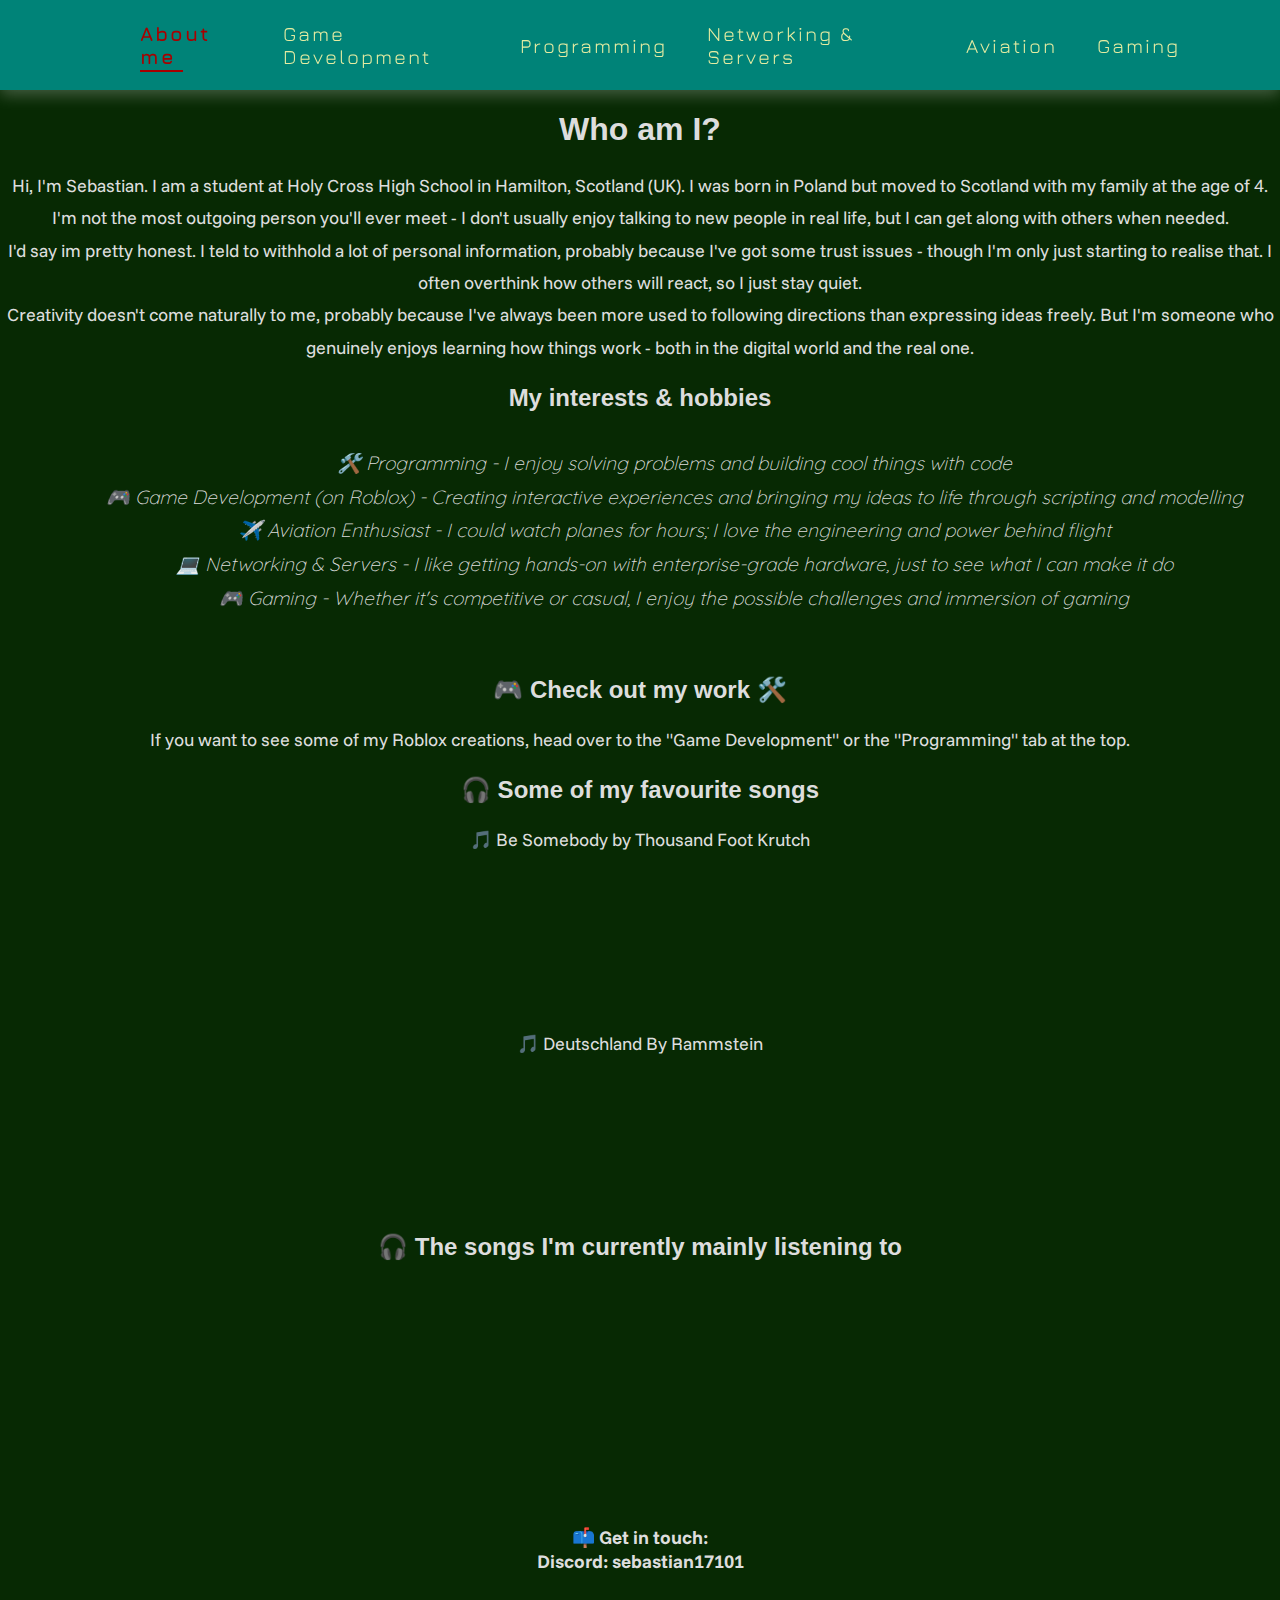
<file: index.html>
<html lang="en">
<head>
    <title>About me</title>
    <link href="https://fonts.googleapis.com/css2?family=Funnel+Sans:ital,wght@0,300..800;1,300..800&display=swap" rel="stylesheet">
    <link href="https://fonts.googleapis.com/css2?family=Quicksand:wght@300..700&display=swap" rel="stylesheet">
    <link href="https://fonts.googleapis.com/css2?family=Jura:wght@300..700&display=swap" rel="stylesheet">
    <link rel="stylesheet" href="Style.css">
</head>
<body>

    <div class="header">

        <ul id="navbar">
            <li><a class="active" href="index.html">About me</a></li>
            <li><a href="gameDevelopment.html">Game Development</a></li>
            <li><a href="programming.html">Programming</a></li>
            <li><a href="networkingServers.html">Networking & Servers</a></li>
            <li><a href="aviation.html">Aviation</a></li>
            <li><a href="gaming.html">Gaming</a></li>
        </ul>

    </div>

    <div class="MainContent">

        <h1>Who am I?</h1>

          <p>
            Hi, I'm Sebastian. I am a student at Holy Cross High School in Hamilton, Scotland (UK). I was born in Poland but moved to Scotland with my family at the age of 4.<br>
              I'm not the most outgoing person you'll ever meet - I don't usually enjoy talking to new people in real life, but I can get along with others when needed.<br>
              I'd say im pretty honest. I teld to withhold a lot of personal information, probably because I've got some trust issues - though I'm only just starting to realise that. I often overthink how others will react, so I just stay quiet. <br>
              Creativity doesn't come naturally to me, probably because I've always been more used to following directions than expressing ideas freely. But I'm someone who genuinely enjoys learning how things work - both in the digital world and the real one.
           </p>

            <h2>My interests & hobbies</h2>

          <ul class="MyInterestsList">
            <li>🛠️ Programming - I enjoy solving problems and building cool things with code</li>
            <li>🎮 Game Development (on Roblox) - Creating interactive experiences and bringing my ideas to life through scripting and modelling</li>
            <li>✈️ Aviation Enthusiast - I could watch planes for hours; I love the engineering and power behind flight</li>
            <li>💻 Networking & Servers - I like getting hands-on with enterprise-grade hardware, just to see what I can make it do</li>
            <li>🎮 Gaming - Whether it's competitive or casual, I enjoy the possible challenges and immersion of gaming</li>
          </ul>
        
           <br>
           <br>

           <h2>🎮 Check out my work 🛠️</h2>
            <p>If you want to see some of my Roblox creations, head over to the "Game Development" or the "Programming" tab at the top.</p>

            <h2>🎧 Some of my favourite songs</h2>

           <p>🎵 Be Somebody by Thousand Foot Krutch</p>
           <iframe data-testid="embed-iframe" style="border-radius:12px" src="https://open.spotify.com/embed/track/33MnSYLvtOrbj5zwfioEiH?utm_source=generator&theme=0" width="50%" height="15%" frameBorder="0" allowfullscreen="" allow="autoplay; clipboard-write; encrypted-media; fullscreen; picture-in-picture" loading="lazy"></iframe>

           <p>🎵 Deutschland By Rammstein </p>
            <iframe data-testid="embed-iframe" style="border-radius:12px" src="https://open.spotify.com/embed/track/2bPGTMB5sFfFYQ2YvSmup0?utm_source=generator&theme=0" width="50%" height="15%" frameBorder="0" allowfullscreen="" allow="autoplay; clipboard-write; encrypted-media; fullscreen; picture-in-picture" loading="lazy"></iframe>

           <h2>🎧 The songs I'm currently mainly listening to</h2>
            <iframe data-testid="embed-iframe" style="border-radius:12px" src="https://open.spotify.com/embed/playlist/0Gb1fAqwCHgHfnodjK4FBB?utm_source=generator&theme=0" width="50%" height="25%" frameBorder="0" allowfullscreen="" allow="autoplay; clipboard-write; encrypted-media; fullscreen; picture-in-picture" loading="lazy"></iframe>
        
          <h3>📫 Get in touch: <br>
            Discord: sebastian17101</h3>

          <br>
          <br>

    </div>

</body>
</html>
</file>
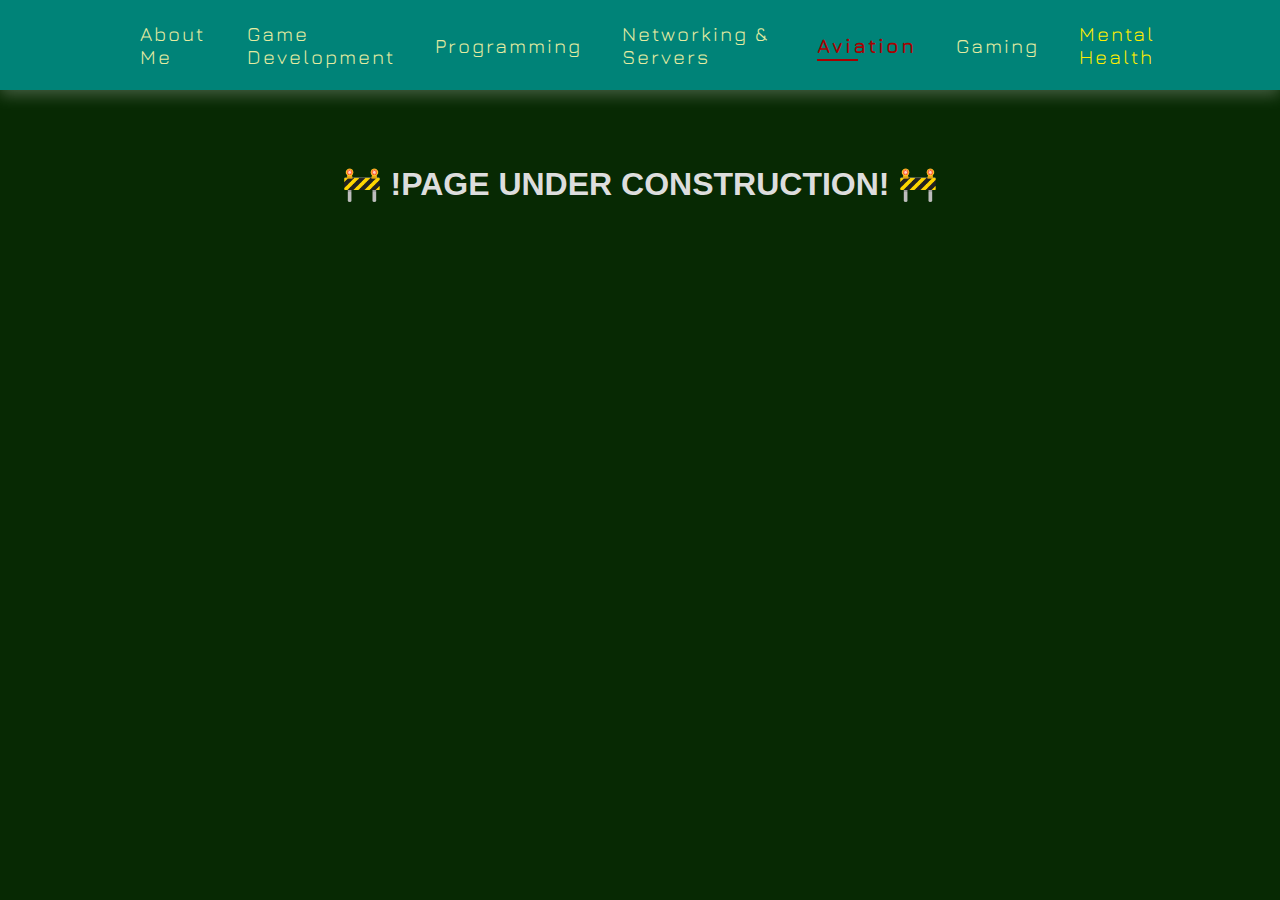
<file: aviation.html>
<html lang="en">
<head>
    <title>Aviation</title>
    <link href="https://fonts.googleapis.com/css2?family=Funnel+Sans:ital,wght@0,300..800;1,300..800&display=swap" rel="stylesheet">
    <link href="https://fonts.googleapis.com/css2?family=Quicksand:wght@300..700&display=swap" rel="stylesheet">
    <link href="https://fonts.googleapis.com/css2?family=Jura:wght@300..700&display=swap" rel="stylesheet">
    <link rel="stylesheet" href="Style.css">
</head>
<body id="body">

    <div class="header">

        <ul id="navbar">
            <li><a href="index.html">About Me</a></li>
            <li><a href="gameDevelopment.html">Game Development</a></li>
            <li><a href="programming.html">Programming</a></li>
            <li><a href="networkingServers.html">Networking & Servers</a></li>
            <li><a class="active" href="aviation.html">Aviation</a></li>
            <li><a href="gaming.html">Gaming</a></li>
            <li><a class="MH" href="MentalHealth.html">Mental Health</a></li>
        </ul>
    
        </div>

    <br>

    <div>

        <br>
        <br>

        <h1>🚧 !PAGE UNDER CONSTRUCTION! 🚧</h1>

    </div>

</body>
</html>
</file>
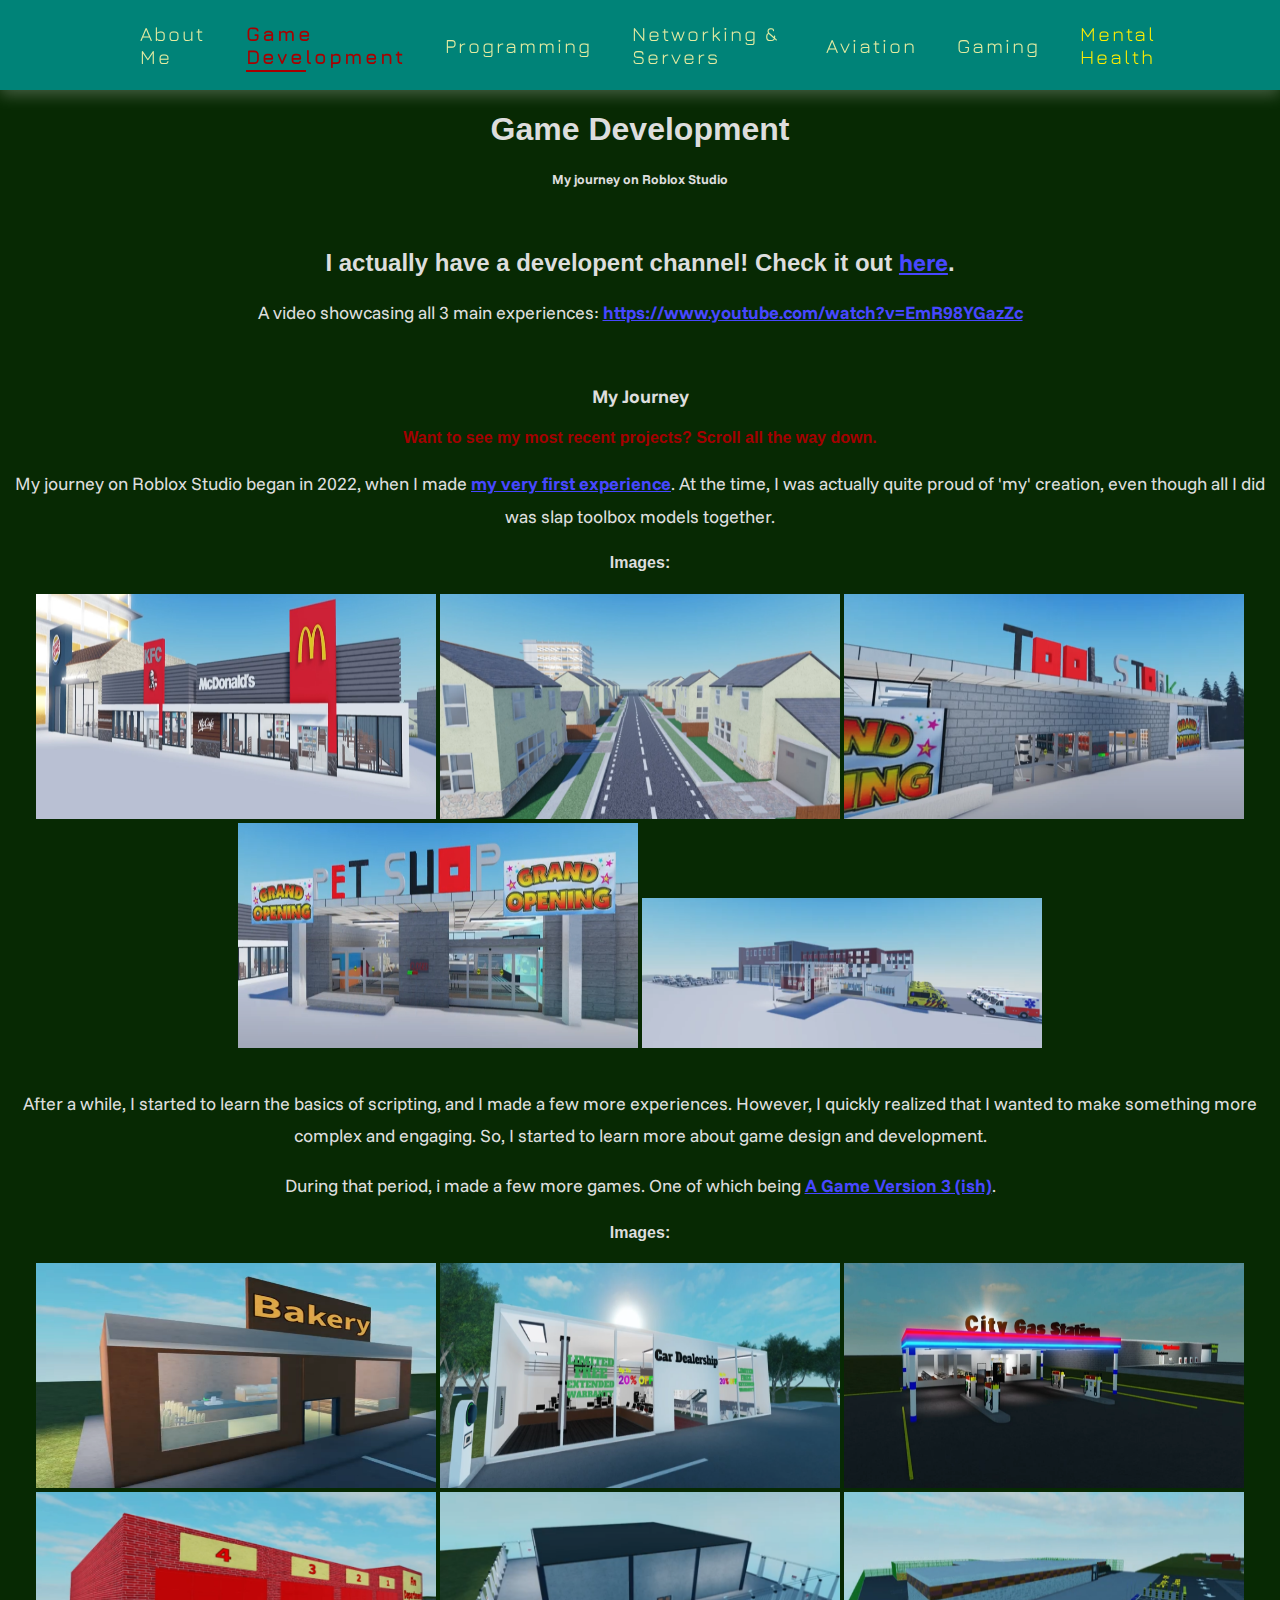
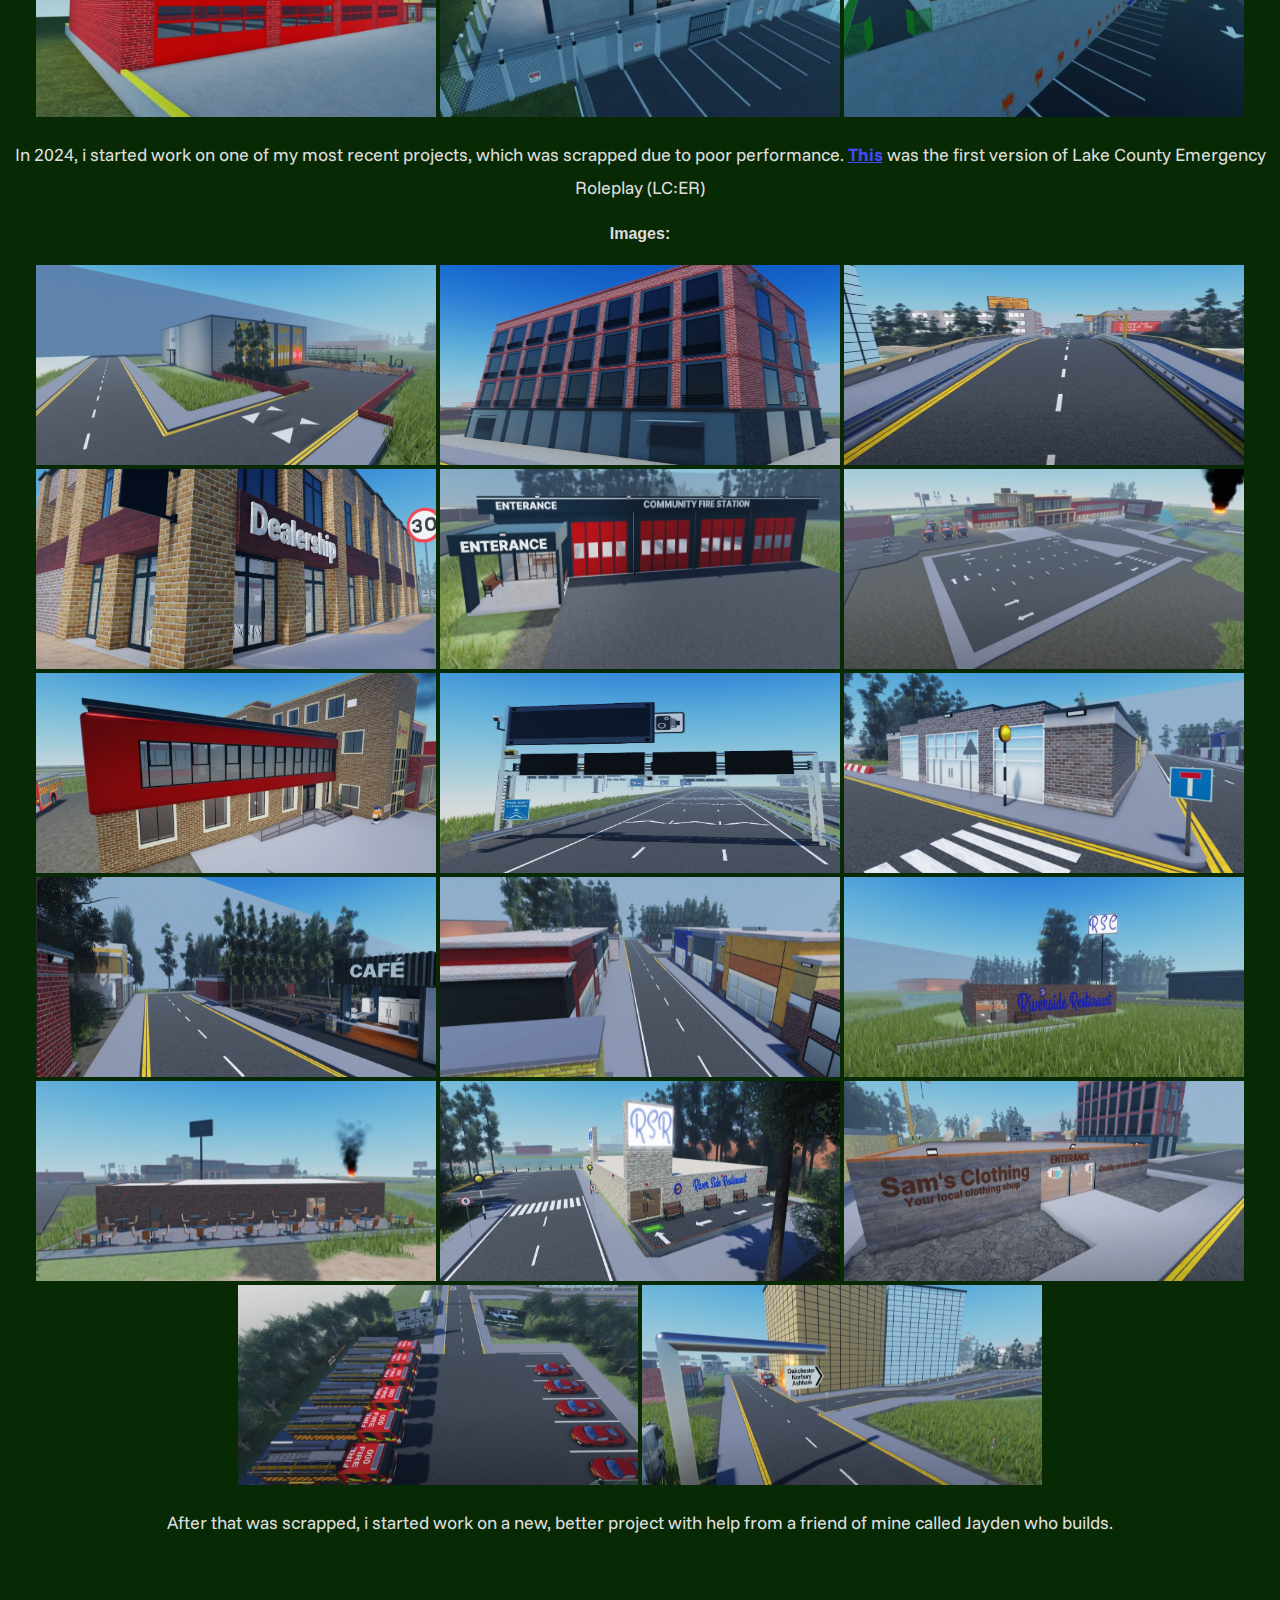
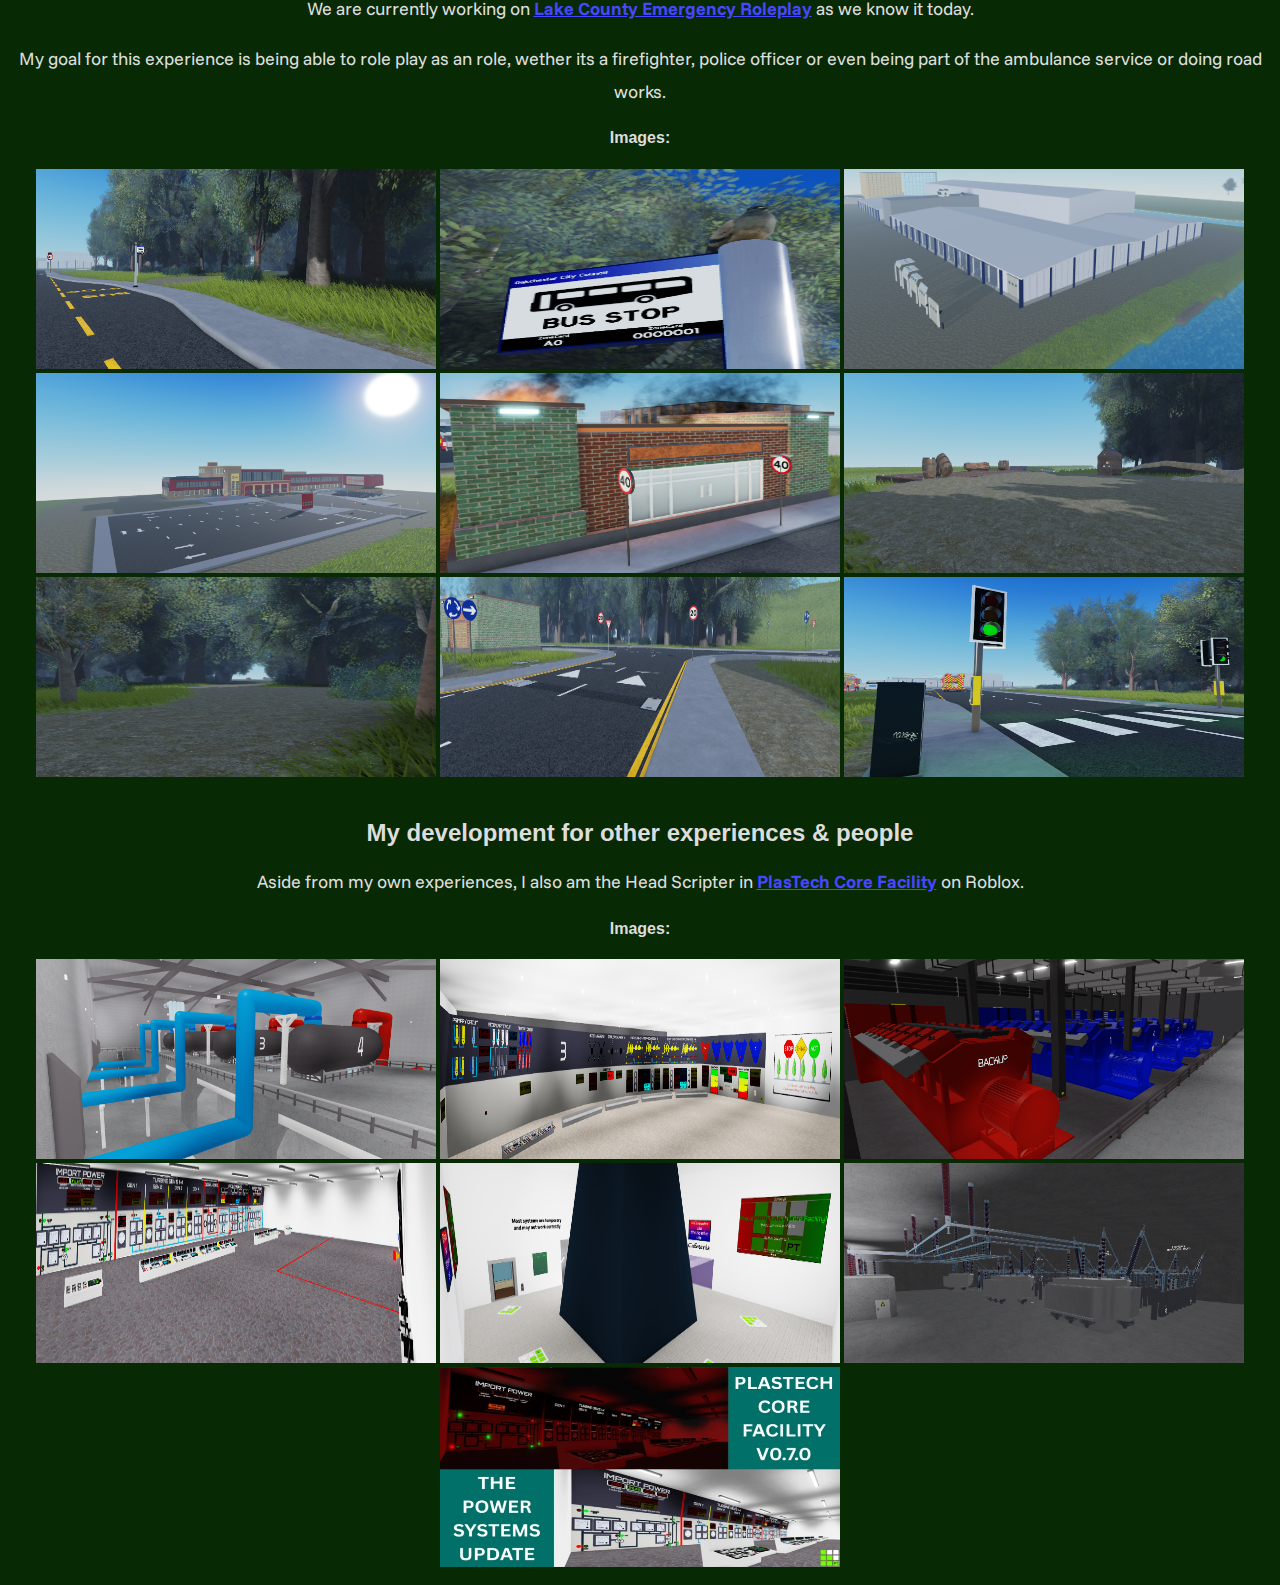
<file: gameDevelopment.html>
<html lang="en">
<head>
    <title>Game Development</title>
    <link href="https://fonts.googleapis.com/css2?family=Funnel+Sans:ital,wght@0,300..800;1,300..800&display=swap" rel="stylesheet">
    <link href="https://fonts.googleapis.com/css2?family=Quicksand:wght@300..700&display=swap" rel="stylesheet">
    <link href="https://fonts.googleapis.com/css2?family=Jura:wght@300..700&display=swap" rel="stylesheet">
    <link rel="stylesheet" href="Style.css">
</head>
<body id="body">

    <div class="header">

        <ul id="navbar">
            <li><a href="index.html">About Me</a></li>
            <li><a class="active" href="gameDevelopment.html">Game Development</a></li>
            <li><a href="programming.html">Programming</a></li>
            <li><a href="networkingServers.html">Networking & Servers</a></li>
            <li><a href="aviation.html">Aviation</a></li>
            <li><a href="gaming.html">Gaming</a></li>
            <li><a class="MH" href="MentalHealth.html">Mental Health</a></li>
        </ul>
        
    </div>

    <h1>Game Development</h1>
    <h5>My journey on Roblox Studio</h5>

    <br>

    <div class="MainContent">

        <h2>I actually have a developent channel! Check it out <a href="https://www.youtube.com/@lcerdevelopment">here</a>.</h2>
        <p>A video showcasing all 3 main experiences: <a href="https://www.youtube.com/watch?v=EmR98YGazZc">https://www.youtube.com/watch?v=EmR98YGazZc</a></p>

        <br>
        <h3>My Journey</h3>
        <h4 class="MostRecent">Want to see my most recent projects? Scroll all the way down.</h4>

        <p>My journey on Roblox Studio began in 2022, when I made <a href="https://www.roblox.com/games/8649285428/A-Game-Still-Being-HEAVILY-Updated-Every-Day">my very first experience</a>. At the time, I was actually quite proud of 'my' creation, even though all I did was slap toolbox models together.</p>

        <h4>Images:</h4>
        <img src="images/V1Game/FastFood.png" alt="Fast food places" style="width:400px;height:225px;">
        <img src="images/V1Game/Housing.png" alt="Housing estate" style="width:400px;height:225px;">
        <img src="images/V1Game/ToolStore.png" alt="Tool store" style="width:400px;height:225px;">
        <img src="images/V1Game/PetShop.png" alt="Pet shop" style="width:400px;height:225px;">
        <img src="images/V1Game/EmergencyServices.png" alt="Emergency services" style="width:400px;height:150px;">

        <br>
        <br>

        <p>After a while, I started to learn the basics of scripting, and I made a few more experiences. However, I quickly realized that I wanted to make something more complex and engaging. So, I started to learn more about game design and development.</p>
        <p>During that period, i made a few more games. One of which being <a href="https://www.roblox.com/games/8882868540/A-Game-Version">A Game Version 3 (ish)</a>.</p>

        <h4>Images:</h4>
        <img src="images/V2Game/Bakery.png" alt="Bakery" style="width:400px;height:225px;">
        <img src="images/V2Game/CarDealership.png" alt="Car Dealership" style="width:400px;height:225px;">
        <img src="images/V2Game/CityGas.png" alt="City Gas" style="width:400px;height:225px;">
        <img src="images/V2Game/FireDept.png" alt="Fire Departement" style="width:400px;height:225px;">
        <img src="images/V2Game/Jail.png" alt="Jail" style="width:400px;height:225px;">
        <img src="images/V2Game/School.png" alt="School" style="width:400px;height:225px;">

        <br>

        <p>In 2024, i started work on one of my most recent projects, which was scrapped due to poor performance. <a href="https://www.roblox.com/games/13379905165/LC-ER">This</a> was the first version of Lake County Emergency Roleplay (LC:ER)</p>
        
        <h4>Images:</h4>
        <img src="images/LCERV1/Amey.png" alt="Amey" style="width:400px;height:200px;">
        <img src="images/LCERV1/Apartament.png" alt="Apartament" style="width:400px;height:200px;">
        <img src="images/LCERV1/Bridge.png" alt="Bridge" style="width:400px;height:200px;">
        <img src="images/LCERV1/Dealership.png" alt="Dealership" style="width:400px;height:200px;">
        <img src="images/LCERV1/OldFD.png" alt="Old FD" style="width:400px;height:200px;">
        <img src="images/LCERV1/FD.png" alt="FD" style="width:400px;height:200px;">
        <img src="images/LCERV1/FD2.png" alt="FD" style="width:400px;height:200px;">
        <img src="images/LCERV1/Motorway.png" alt="Motorway" style="width:400px;height:200px;">
        <img src="images/LCERV1/RandoBuilding1.png" alt="Random" style="width:400px;height:200px;">
        <img src="images/LCERV1/Rando2.png" alt="Random" style="width:400px;height:200px;">
        <img src="images/LCERV1/Rando3.png" alt="Random" style="width:400px;height:200px;">
        <img src="images/LCERV1/RSCFront.png" alt="RSC" style="width:400px;height:200px;">
        <img src="images/LCERV1/RSCBack.png" alt="RSC" style="width:400px;height:200px;">
        <img src="images/LCERV1/RSRFront.png" alt="RSR" style="width:400px;height:200px;">
        <img src="images/LCERV1/SamsClothing.png" alt="Sams Clothing" style="width:400px;height:200px;">
        <img src="images/LCERV1/Spawn.png" alt="Spawn" style="width:400px;height:200px;">
        <img src="images/LCERV1/SpawnRoad.png" alt="Spawn Road" style="width:400px;height:200px;">
        
        <br>
        <p>After that was scrapped, i started work on a new, better project with help from a friend of mine called Jayden who builds.</p>
        <br>
        <p>We are currently working on <a href="https://www.roblox.com/games/107616553118043/Lake-County-Emergency-Roleplay">Lake County Emergency Roleplay</a> as we know it today.</p>
        <p>My goal for this experience is being able to role play as an role, wether its a firefighter, police officer or even being part of the ambulance service or doing road works.</p>

        <h4>Images:</h4>

        <img src="images/LCER/busStop.png" alt="Bus Stop" style="width:400px;height:200px;">
        <img src="images/LCER/busStop2.png" alt="Bus Stop" style="width:400px;height:200px;">
        <img src="images/LCER/DFDS.png" alt="DFDS Larkhall" style="width:400px;height:200px;">
        <img src="images/LCER/FD.png" alt="Fire Departement" style="width:400px;height:200px;">
        <img src="images/LCER/FireyBuilding.png" alt="Building on fire" style="width:400px;height:200px;">
        <img src="images/LCER/fishing.png" alt="Fishing area/dock" style="width:400px;height:200px;">
        <img src="images/LCER/forest.png" alt="Forest" style="width:400px;height:200px;">
        <img src="images/LCER/road.png" alt="Road" style="width:400px;height:200px;">
        <img src="images/LCER/TrafficLights.png" alt="Traffic Lights" style="width:400px;height:200px;">

        <br>
        <br>

        <h2>My development for other experiences & people</h2>

        <p>Aside from my own experiences, I also am the Head Scripter in <a href="https://www.roblox.com/games/6851202949/V0-7-0-PlasTech-Core-Facility">PlasTech Core Facility</a> on Roblox.</p>

        <h4>Images:</h4>

        <img src="images/PlasTech/Condensor.png" alt="Condensor" style="width:400px;height:200px;">
        <img src="images/PlasTech/ControlRoom.png" alt="Control Room" style="width:400px;height:200px;">
        <img src="images/PlasTech/Gens.png" alt="Generators" style="width:400px;height:200px;">
        <img src="images/PlasTech/PMR.png" alt="Power Management Room" style="width:400px;height:200px;">
        <img src="images/PlasTech/Spawn.png" alt="Spawn" style="width:400px;height:200px;">
        <img src="images/PlasTech/Switchyard.png" alt="Switchyard" style="width:400px;height:200px;">
        <img src="images/PlasTech/V0.7.0.png" alt="V0.7.0" style="width:400px;height:200px;">

        <br>
        <br>
        
    </div>

</body>
</html>
</file>
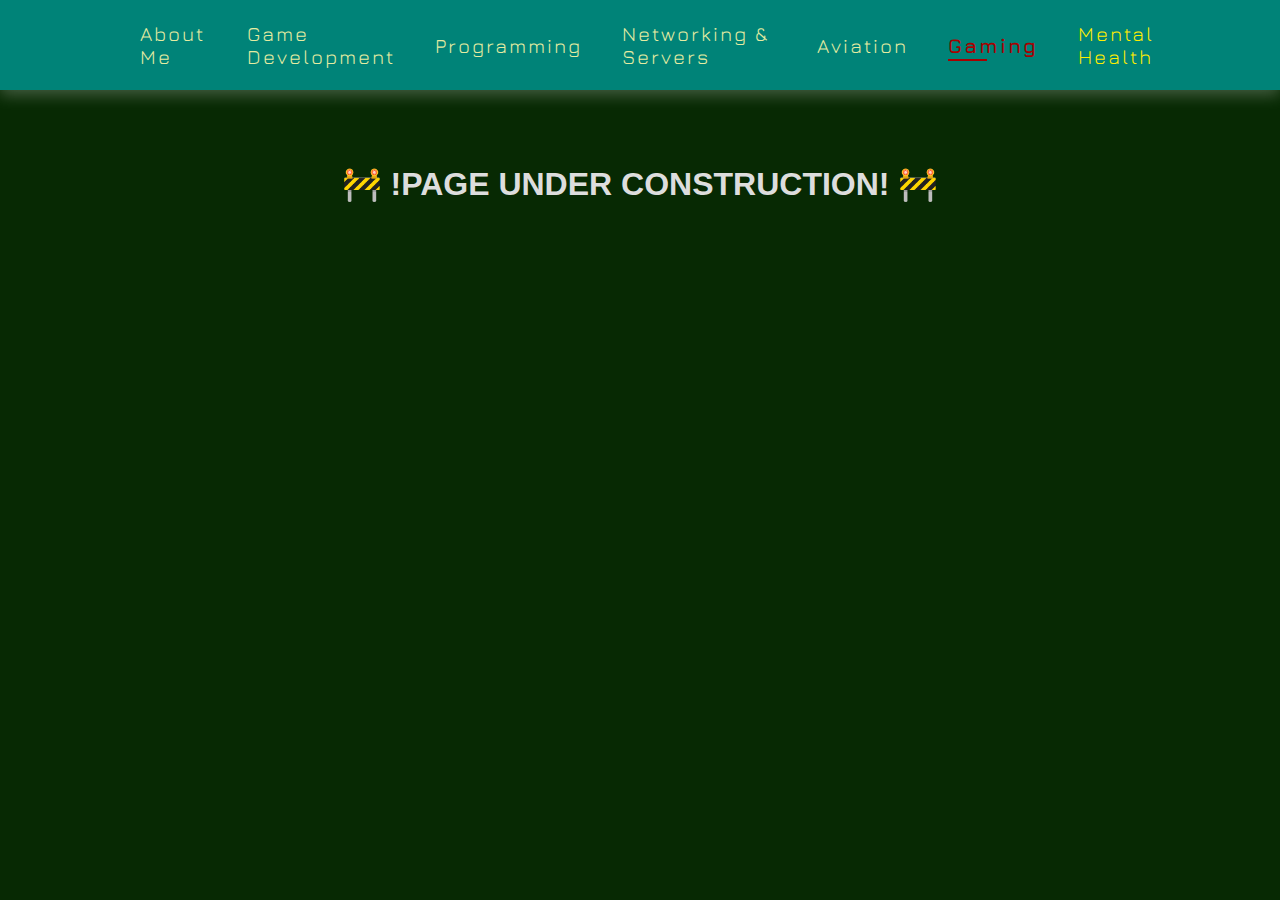
<file: gaming.html>
<html lang="en">
<head>
    <title>Gaming</title>
    <link href="https://fonts.googleapis.com/css2?family=Funnel+Sans:ital,wght@0,300..800;1,300..800&display=swap" rel="stylesheet">
    <link href="https://fonts.googleapis.com/css2?family=Quicksand:wght@300..700&display=swap" rel="stylesheet">
    <link href="https://fonts.googleapis.com/css2?family=Jura:wght@300..700&display=swap" rel="stylesheet">
    <link rel="stylesheet" href="Style.css">
</head>
<body id="body">

    <div class="header">

        <ul id="navbar">
            <li><a href="index.html">About Me</a></li>
            <li><a href="gameDevelopment.html">Game Development</a></li>
            <li><a href="programming.html">Programming</a></li>
            <li><a href="networkingServers.html">Networking & Servers</a></li>
            <li><a href="aviation.html">Aviation</a></li>
            <li><a class="active" href="gaming.html">Gaming</a></li>
            <li><a class="MH" href="MentalHealth.html">Mental Health</a></li>
        </ul>

    </div>

    <br>

    <div>

        <br>
        <br>

        <h1>🚧 !PAGE UNDER CONSTRUCTION! 🚧</h1>

    </div>

<br>
</body>
</html>
</file>
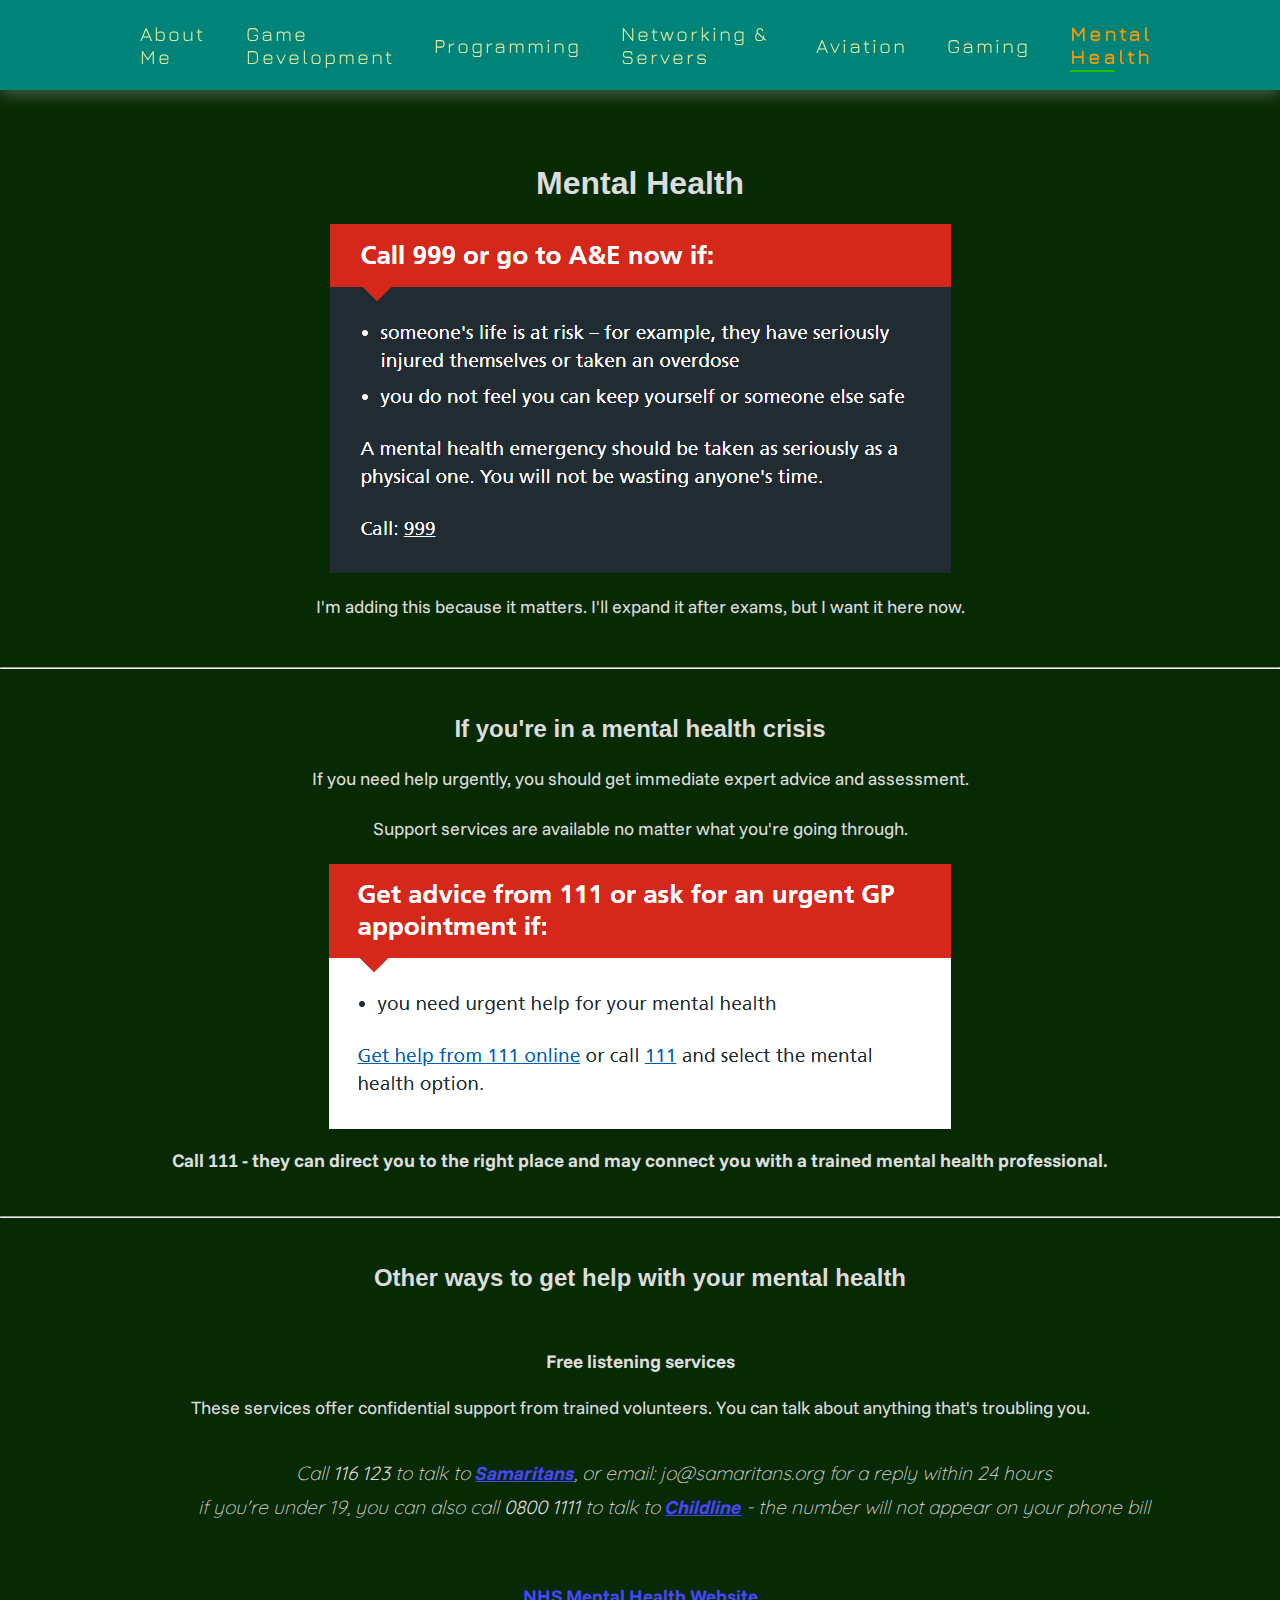
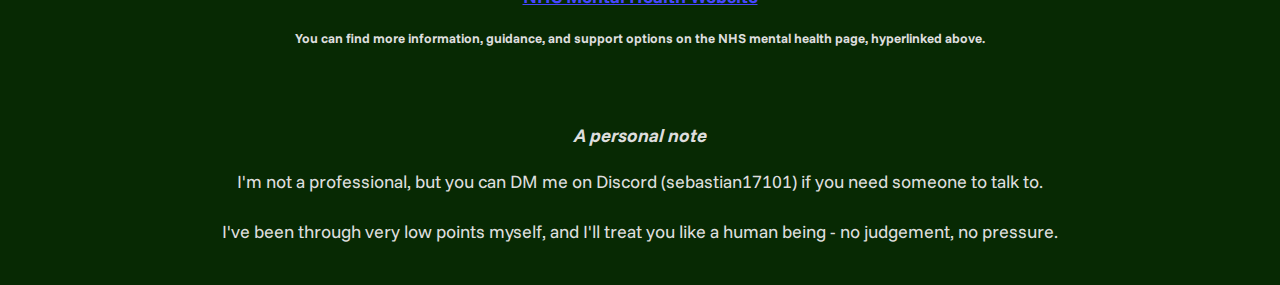
<file: MentalHealth.html>
<html lang="en">
<head>
    <title>Mens Mental Health</title>
    <link href="https://fonts.googleapis.com/css2?family=Funnel+Sans:ital,wght@0,300..800;1,300..800&display=swap" rel="stylesheet">
    <link href="https://fonts.googleapis.com/css2?family=Quicksand:wght@300..700&display=swap" rel="stylesheet">
    <link href="https://fonts.googleapis.com/css2?family=Jura:wght@300..700&display=swap" rel="stylesheet">
    <link rel="stylesheet" href="Style.css">
</head>
<body id="body">

    <div class="header">

        <ul id="navbar">
            <li><a href="index.html">About Me</a></li>
            <li><a href="gameDevelopment.html">Game Development</a></li>
            <li><a href="programming.html">Programming</a></li>
            <li><a href="networkingServers.html">Networking & Servers</a></li>
            <li><a href="aviation.html">Aviation</a></li>
            <li><a href="gaming.html">Gaming</a></li>
            <li><a class="active MH" href="MentalHealth.html">Mental Health</a></li>
        </ul>

    </div>

    <br>

    <div class="MainContent">

        <br>
        <br>

        <h1>Mental Health</h1>
        <img src="images/MH/Call999.png" alt="Call 999 in an emergency">
        <p>I'm adding this because it matters. I'll expand it after exams, but I want it here now.</p>

        <br>
        <hr>
        <br>

        <h2>If you're in a mental health crisis</h2>
        <p>If you need help urgently, you should get immediate expert advice and assessment.</p>
        <p>Support services are available no matter what you're going through.</p>
        <img src="images/MH/GetAdviceFrom111.png" alt="Get advice from NHS 111">
        <br>
        <h3>Call 111 - they can direct you to the right place and may connect you with a trained mental health professional.</h3>

        <br>
        <hr>
        <br>

        <h2>Other ways to get help with your mental health</h2>
        <br>

        <h3>Free listening services</h3>
        <p>These services offer confidential support from trained volunteers. You can talk about anything that's troubling you.</p>

        <ul class="MyInterestsList">
            <li>Call <strong>116 123</strong> to talk to <a href="https://www.samaritans.org/how-we-can-help/contact-samaritan/">Samaritans</a>, or email: jo@samaritans.org for a reply within 24 hours</li>
            <li>if you're under 19, you can also call <strong>0800 1111</strong> to talk to <a href="https://www.childline.org.uk/">Childline</a> - the number will not appear on your phone bill</li>
        </ul>

        <br>
        <br>

        <h3><a href="https://www.nhs.uk/nhs-services/mental-health-services/where-to-get-urgent-help-for-mental-health/">NHS Mental Health Website</a></h3>
        <h5>You can find more information, guidance, and support options on the NHS mental health page, hyperlinked above.</h5>

        <br>
        <br>

        <h3><i>A personal note</i></h3>

        <p>I'm not a professional, but you can DM me on Discord (sebastian17101) if you need someone to talk to.</p>
        <p>I've been through very low points myself, and I'll treat you like a human being - no judgement, no pressure.</p>

    </div>

<br>
</body>
</html>
</file>
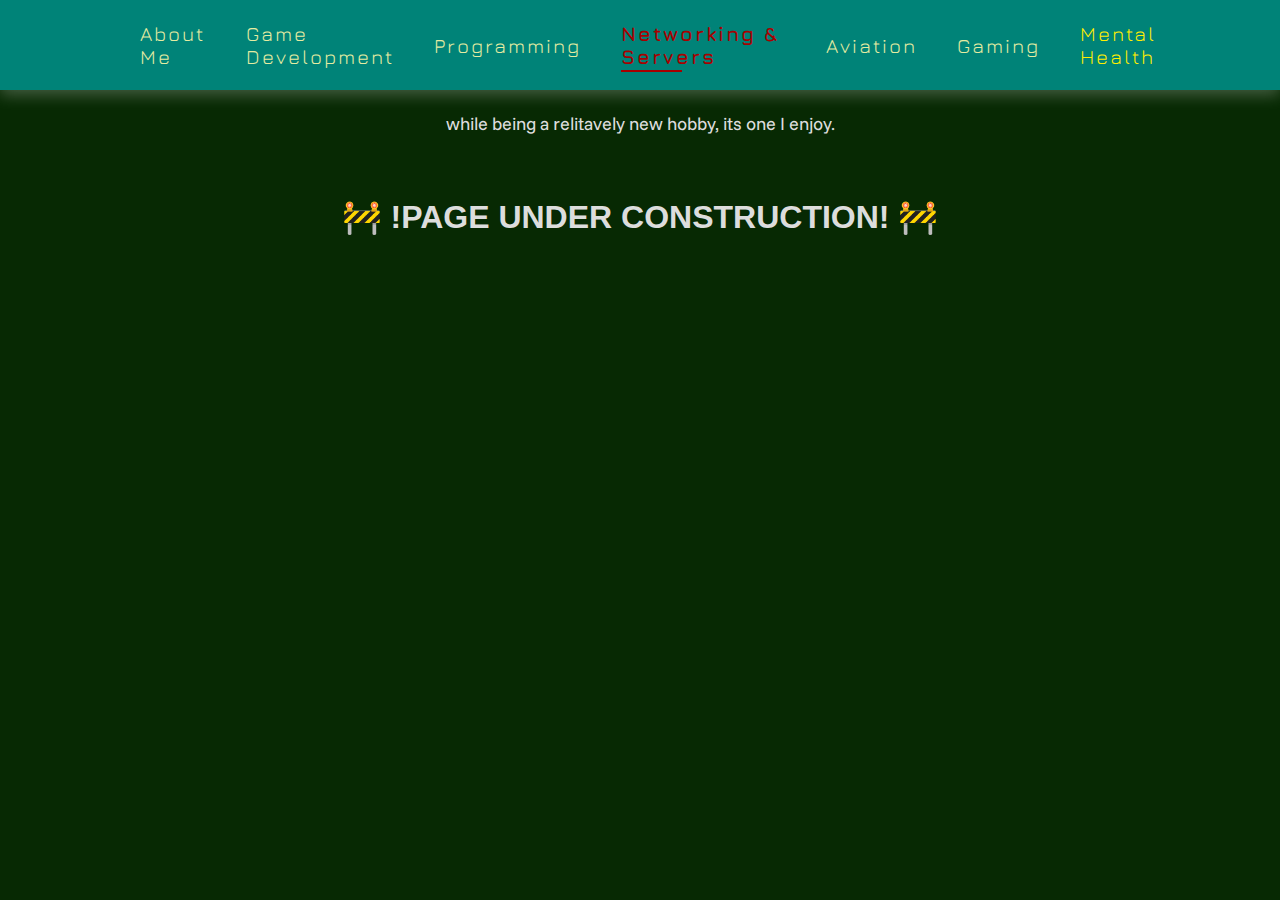
<file: networkingServers.html>
<html lang="en">
<head>
    <title>Networking & Servers</title>
    <link href="https://fonts.googleapis.com/css2?family=Funnel+Sans:ital,wght@0,300..800;1,300..800&display=swap" rel="stylesheet">
    <link href="https://fonts.googleapis.com/css2?family=Quicksand:wght@300..700&display=swap" rel="stylesheet">
    <link href="https://fonts.googleapis.com/css2?family=Jura:wght@300..700&display=swap" rel="stylesheet">
    <link rel="stylesheet" href="Style.css">
</head>
<body id="body">

    <div class="header">

        <ul id="navbar">
            <li><a href="index.html">About Me</a></li>
            <li><a href="gameDevelopment.html">Game Development</a></li>
            <li><a href="programming.html">Programming</a></li>
            <li><a class="active" href="networkingServers.html">Networking & Servers</a></li>
            <li><a href="aviation.html">Aviation</a></li>
            <li><a href="gaming.html">Gaming</a></li>
            <li><a class="MH" href="MentalHealth.html">Mental Health</a></li>
        </ul>
        
    </div>    

    <div class="MainContent">

        <p> while being a relitavely new hobby, its one I enjoy.</p>
        
        <br>

        <h1>🚧 !PAGE UNDER CONSTRUCTION! 🚧</h1>

    </div>

</body>
</html>
</file>
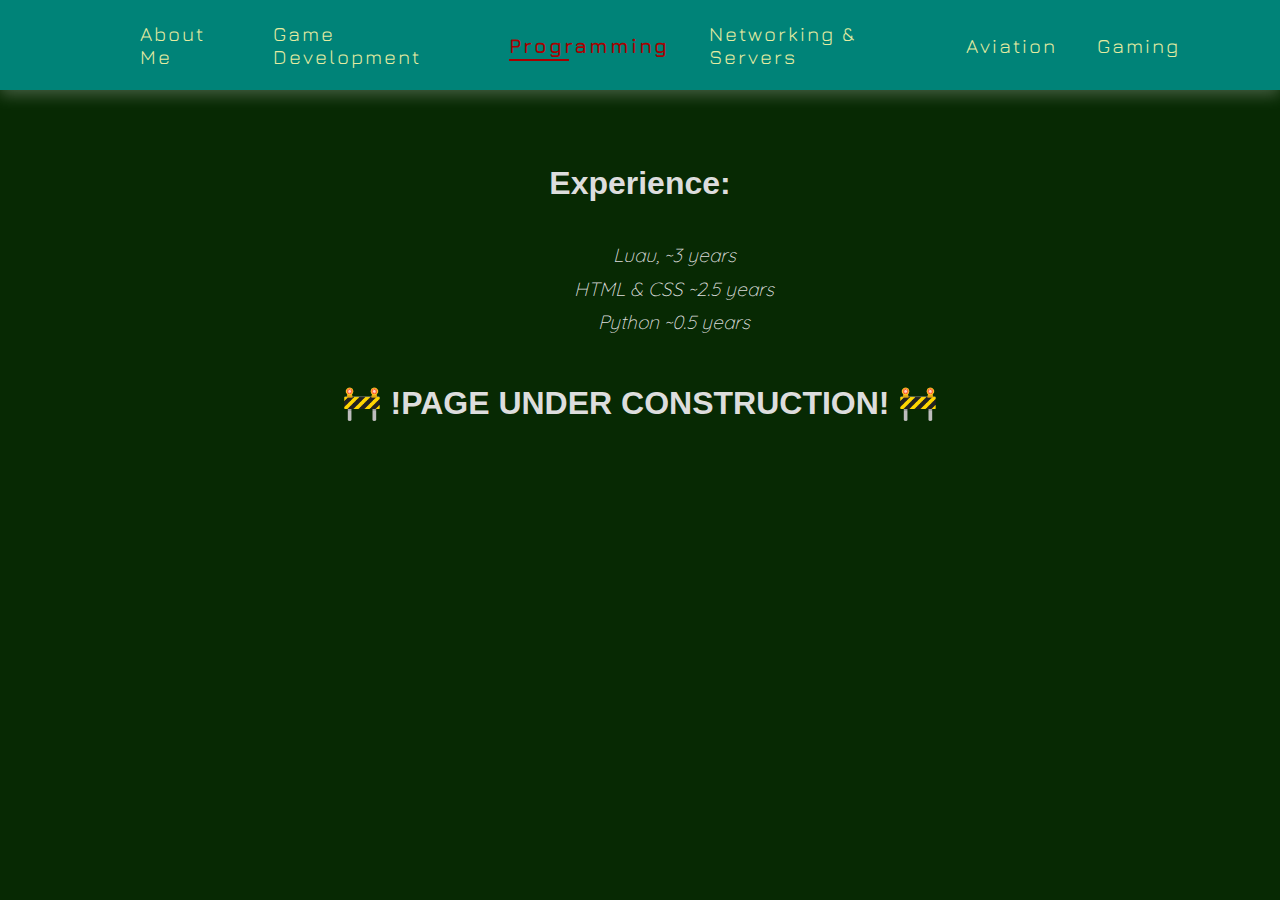
<file: programming.html>
<html lang="en">
<head>
    <title>Programming</title>
    <link href="https://fonts.googleapis.com/css2?family=Funnel+Sans:ital,wght@0,300..800;1,300..800&display=swap" rel="stylesheet">
    <link href="https://fonts.googleapis.com/css2?family=Quicksand:wght@300..700&display=swap" rel="stylesheet">
    <link href="https://fonts.googleapis.com/css2?family=Jura:wght@300..700&display=swap" rel="stylesheet">
    <link rel="stylesheet" href="Style.css">
</head>
<body id="body">

    <div class="header">

        <ul id="navbar">
            <li><a href="index.html">About Me</a></li>
            <li><a href="gameDevelopment.html">Game Development</a></li>
            <li><a class="active" href="programming.html">Programming</a></li>
            <li><a href="networkingServers.html">Networking & Servers</a></li>
            <li><a href="aviation.html">Aviation</a></li>
            <li><a href="gaming.html">Gaming</a></li>
        </ul>

    </div>

    <br>

    <div class="MainContent">

        <br>
        <br>

        <h1>Experience:</h1>

        <ul class="MyInterestsList">
            <li>Luau, ~3 years</li>
            <li>HTML & CSS ~2.5 years</li>
            <li>Python ~0.5 years</li>
        </ul>

        <h1>🚧 !PAGE UNDER CONSTRUCTION! 🚧</h1>

    </div>
</body>
</html>
</file>
<file: Style.css>
html, body, .page {
    height:100%;
    width:100%;
    margin:0;
    padding:0;
    background-color: #072903;
}

.header {
    display: flex;
    align-items: center;
    justify-content: center;
    padding: 20px 80px;
    background-color: #008378 ;
    box-shadow: 0 5px 15px rgba(255, 255, 255, 0.25);
    z-index: 999;
    position: sticky;
    top: 0;
    left: 0;
    height: 50px;
}

#navbar {
    display: flex;
    align-items: center;
    justify-content: center;
}

#navbar li {
    list-style: none;
    padding: 0 20px;
    position: relative;
}

#navbar li a {
    text-decoration: none;
    font-size: 20px;
    font-weight: normal;
    font-family: "Jura", sans-serif;
    letter-spacing: 2px;
    color: #e5eca2;
    transition: 0.3s ease;
}

#navbar li a:hover,
#navbar li a.active {
    color: #a80000;
    font-weight: bold;
}

#navbar li a.active::after,
#navbar li a:hover::after {
    content: "";
    width: 30%;
    height: 2px;
    background: #a80000;
    position: absolute;
    bottom: -4px;
    left: 20px;
}

#navbar li a.MH {
    color:rgb(255, 238, 0);
}

#navbar li a.MH:hover,
#navbar li a.MH.active {
    color:rgb(255, 153, 0);
}

#navbar li a.MH.active::after,
#navbar li a.MH:hover::after {
    content: "";
    width: 30%;
    height: 2px;
    background: #20c000;
    position: absolute;
    bottom: -4px;
    left: 20px;
}

h1 {
    text-align: center;
    color: #dddddd;
    font-family: Verdana, Geneva, Tahoma, sans-serif;
}

h2 {
    text-align: center;
    color: #dddddd;
    font-family: Verdana, Geneva, Tahoma, sans-serif;
}

h3 {
    text-align: center;
    color: #dddddd;
    font-family: 'Funnel Sans', Arial, Helvetica, sans-serif;
}

h4 {
    text-align: center;
    color: #dddddd;
    font-family: Verdana, Geneva, Tahoma, sans-serif;
}

h5 {
    text-align: center;
    color: #dddddd;
    font-family: 'Funnel Sans', Arial, Helvetica, sans-serif;
}

p {
    color: #dddddd;
    font-family: 'Funnel Sans', Arial, Helvetica, sans-serif;
    font-weight: 400;
    line-height: 1.8;
    font-size: large;
}

a {
    color: rgb(71, 71, 255);
    font-family: 'Funnel Sans', Arial, Helvetica, sans-serif;
    font-weight: bold;
}

#ChangePageButton {

    width: 150px;
    height: 100px;
    font-size: xx-large;
    font-weight: bold;
    font-family: Arial, Helvetica, sans-serif;
    cursor: pointer;

}

div.MainContent {
    text-align: center;
}

.MyInterestsList {
    display: inline-block;
    text-align: center;
    color: #dddddd;
    font-family: "Quicksand", sans-serif;
    font-weight: normal;
    font-family: "PT Serif";
    font-style: italic;
    font-size: larger;
    list-style: none;
}

.MyInterestsList li {
    position: relative;
    font-family: "Quicksand", sans-serif;
    font-weight: lighter;
    padding-left: 1.5em;     /* Space for custom bullet if needed */
    margin-bottom: 0.5em;    /* Spacing between list items */
    color: #dddddd;        /* Optional: white text like your screenshot */
    font-style: italic;      /* Italic text as in your example */
}

.MostRecent {
    text-align: center;
    color: #a30000;
    font-family: Verdana, Geneva, Tahoma, sans-serif;
}
</file>
